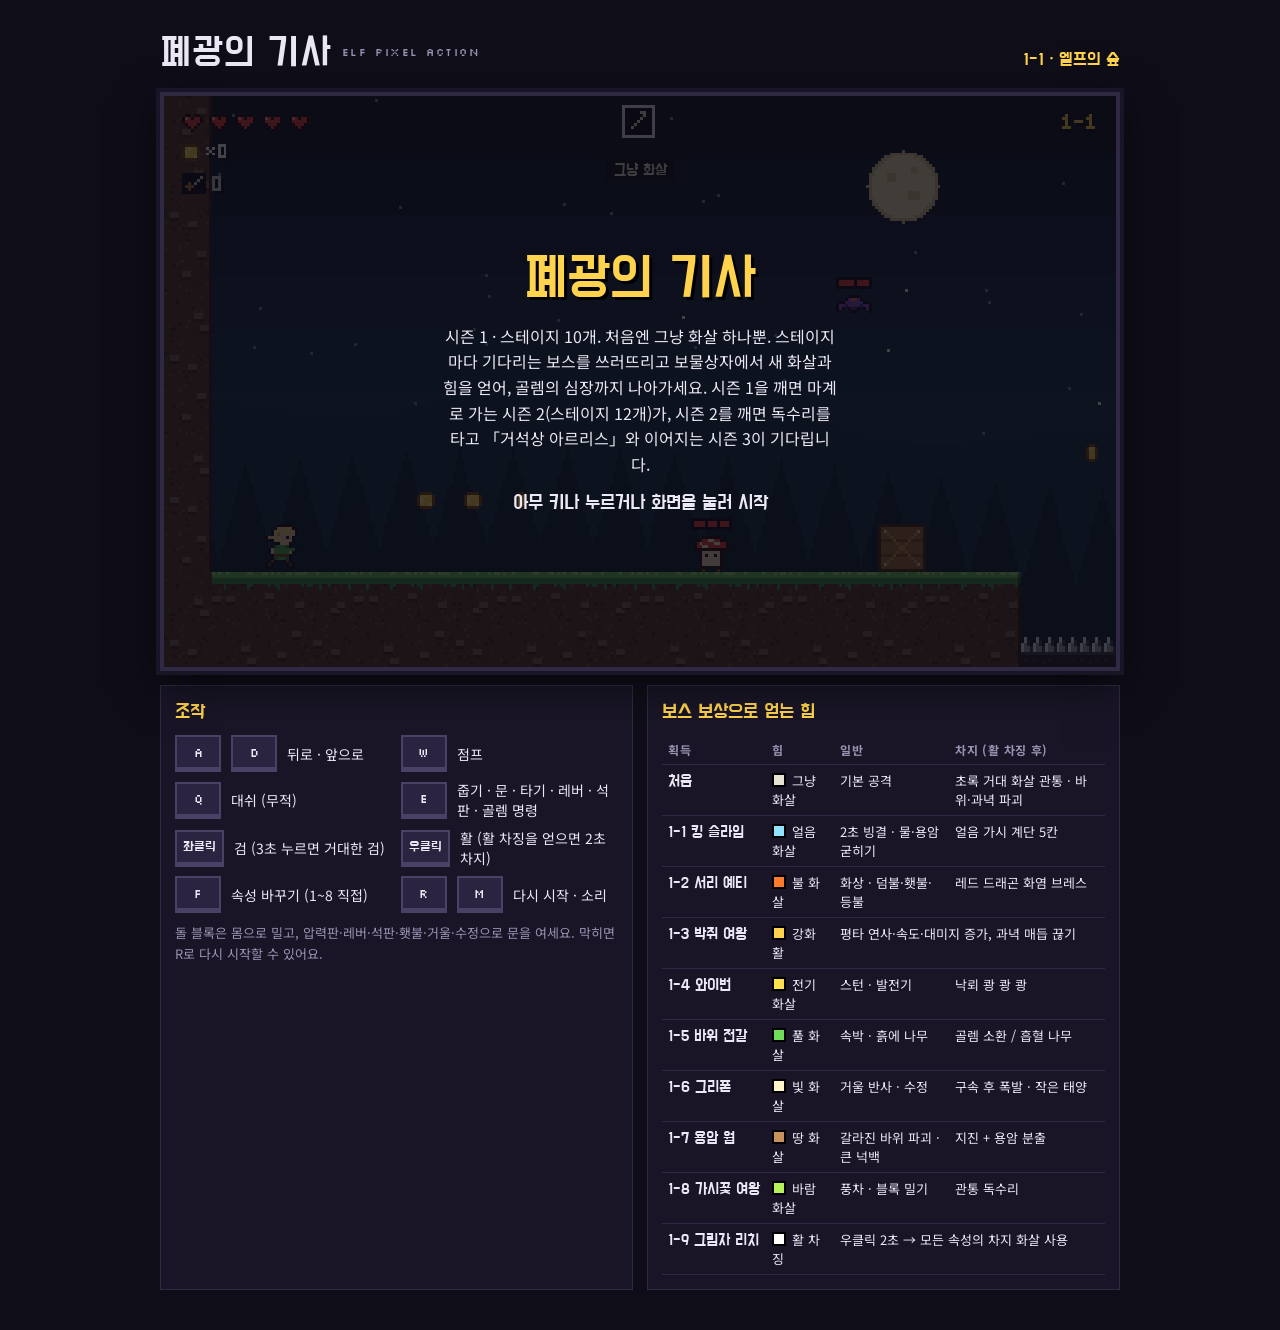
<file: index.html>
<!doctype html>
<html lang="ko">
<head>
<meta charset="utf-8">
<meta name="viewport" content="width=device-width, initial-scale=1, maximum-scale=1, user-scalable=no, viewport-fit=cover">
<meta name="theme-color" content="#0f0d18">
<!-- 홈 화면에 추가하면 주소창 없이 전체 화면으로 실행 -->
<meta name="mobile-web-app-capable" content="yes">
<meta name="apple-mobile-web-app-capable" content="yes">
<meta name="apple-mobile-web-app-status-bar-style" content="black-translucent">
<meta name="apple-mobile-web-app-title" content="폐광의 기사">
<meta name="format-detection" content="telephone=no">
<title>폐광의 기사</title>
<link rel="preconnect" href="https://fonts.googleapis.com">
<link rel="stylesheet" href="https://fonts.googleapis.com/css2?family=Do+Hyeon&family=Noto+Sans+KR:wght@400;700&family=Silkscreen&display=swap">
<link rel="stylesheet" href="css/style.css">
<link rel="manifest" href="manifest.webmanifest">
</head>
<body>
<div class="wrap">
  <header>
    <h1>폐광의 기사<small>ELF PIXEL ACTION</small></h1>
    <div class="stage" id="stage">1-1 · 엘프의 숲</div>
  </header>

  <div class="play">
    <div class="screen" id="screen" tabindex="0" aria-label="게임 화면">
      <canvas id="game" width="320" height="192"></canvas>
      <div class="badge" id="badge">그냥 화살</div>
      <div class="overlay" id="overlay">
        <h2 id="ovTitle">폐광의 기사</h2>
        <p id="ovText">시즌 1 · 스테이지 10개. 처음엔 그냥 화살 하나뿐. 스테이지마다 기다리는 보스를 쓰러뜨리고 보물상자에서 새 화살과 힘을 얻어, 골렘의 심장까지 나아가세요. 시즌 1을 깨면 마계로 가는 시즌 2(스테이지 12개)가, 시즌 2를 깨면 독수리를 타고 「거석상 아르리스」와 이어지는 시즌 3이 기다립니다.</p>
        <p class="hint blink" id="ovHint">아무 키나 누르거나 화면을 눌러 시작</p>
        <button class="s2btn" id="s2btn" hidden>시즌 2부터 시작 (2 키)</button>
        <button class="s2btn s3btn" id="s3btn" hidden>시즌 3부터 시작 (3 키)</button>
      </div>
      <div class="toast" id="toast"></div>
      <div class="bossbar" id="bossbar" hidden><div class="bname" id="bname">고대 돌골렘</div><div class="btrack"><div class="bfill" id="bfill"></div></div></div>
    </div>
    <div class="touch" id="touch">
      <div class="pad move"><button data-k="a" aria-label="뒤로">◀</button><button data-k="d" aria-label="앞으로">▶</button></div>
      <div class="pad act">
        <button data-k="f" id="bElem">속성</button><button data-k="bow" class="hot">활</button><button data-k="atk" class="hot">검</button>
        <button data-k="e">E</button><button data-k="q">대쉬</button><button data-k="w">점프</button>
      </div>
    </div>
    <p class="rotate-tip touchOnly">휴대폰을 가로로 돌리면 화면이 더 커져요</p>
  </div>

  <div class="info">
    <div class="card">
      <h3>조작</h3>
      <div class="keys pcOnly">
        <div class="key"><kbd>A</kbd><kbd>D</kbd><span>뒤로 · 앞으로</span></div>
        <div class="key"><kbd>W</kbd><span>점프</span></div>
        <div class="key"><kbd>Q</kbd><span>대쉬 (무적)</span></div>
        <div class="key"><kbd>E</kbd><span>줍기 · 문 · 타기 · 레버 · 석판 · 골렘 명령</span></div>
        <div class="key"><kbd class="word">좌클릭</kbd><span>검 (3초 누르면 거대한 검)</span></div>
        <div class="key"><kbd class="word">우클릭</kbd><span>활 (활 차징을 얻으면 2초 차지)</span></div>
        <div class="key"><kbd>F</kbd><span>속성 바꾸기 (1~8 직접)</span></div>
        <div class="key"><kbd>R</kbd><kbd>M</kbd><span>다시 시작 · 소리</span></div>
      </div>
      <p class="note touchOnly">◀ ▶ 이동, <b>점프</b>·<b>대쉬</b>·<b>E</b>는 키보드와 같아요. <b>검</b>을 3초 누르고 떼면 거대한 검, <b>활</b>은 누른 채 끌어서 조준하고, 2초 누르고 떼면 차지 화살. <b>속성</b>으로 화살 종류를 바꿔요.</p>
      <p class="note">돌 블록은 몸으로 밀고, 압력판·레버·석판·횃불·거울·수정으로 문을 여세요. 막히면 R로 다시 시작할 수 있어요.</p>
    </div>
    <div class="card">
      <h3>보스 보상으로 얻는 힘</h3>
      <div class="tw"><table>
        <tr><th>획득</th><th>힘</th><th>일반</th><th>차지 (활 차징 후)</th></tr>
        <tr><td>처음</td><td><span class="dot" style="background:#e8e2d0"></span>그냥 화살</td><td>기본 공격</td><td>초록 거대 화살 관통 · 바위·과녁 파괴</td></tr>
        <tr><td>1-1 킹 슬라임</td><td><span class="dot" style="background:#8fe3ff"></span>얼음 화살</td><td>2초 빙결 · 물·용암 굳히기</td><td>얼음 가시 계단 5칸</td></tr>
        <tr><td>1-2 서리 예티</td><td><span class="dot" style="background:#ff7a2a"></span>불 화살</td><td>화상 · 덤불·횃불·등불</td><td>레드 드래곤 화염 브레스</td></tr>
        <tr><td>1-3 박쥐 여왕</td><td><span class="dot" style="background:#ffd34d"></span>강화 활</td><td colspan="2">평타 연사·속도·대미지 증가, 과녁 매듭 끊기</td></tr>
        <tr><td>1-4 와이번</td><td><span class="dot" style="background:#ffe14d"></span>전기 화살</td><td>스턴 · 발전기</td><td>낙뢰 쾅 쾅 쾅</td></tr>
        <tr><td>1-5 바위 전갈</td><td><span class="dot" style="background:#6fdc5a"></span>풀 화살</td><td>속박 · 흙에 나무</td><td>골렘 소환 / 흡혈 나무</td></tr>
        <tr><td>1-6 그리폰</td><td><span class="dot" style="background:#fff6c8"></span>빛 화살</td><td>거울 반사 · 수정</td><td>구속 후 폭발 · 작은 태양</td></tr>
        <tr><td>1-7 용암 웜</td><td><span class="dot" style="background:#c9925a"></span>땅 화살</td><td>갈라진 바위 파괴 · 큰 넉백</td><td>지진 + 용암 분출</td></tr>
        <tr><td>1-8 가시꽃 여왕</td><td><span class="dot" style="background:#b6f05a"></span>바람 화살</td><td>풍차 · 블록 밀기</td><td>관통 독수리</td></tr>
        <tr><td>1-9 그림자 리치</td><td><span class="dot" style="background:#ffffff"></span>활 차징</td><td colspan="2">우클릭 2초 → 모든 속성의 차지 화살 사용</td></tr>
      </table></div>
    </div>
  </div>
</div>

<!-- 불러오기·실행 에러를 오버레이에 빨간 글씨로 보여준다 (게임 화면이 멈춘 채 아무것도 안 보이지 않게) -->
<script>
function showFatal(msg){
  const ov=document.getElementById("overlay"),t=document.getElementById("ovTitle"),x=document.getElementById("ovText"),h=document.getElementById("ovHint");
  if(!ov||!x)return;
  ov.hidden=false;if(t)t.textContent="오류가 났어요";
  x.textContent=String(msg);x.style.color="#ff5a5a";
  if(h){h.textContent="새로고침해서 다시 시도해 보세요. 자세한 내용은 브라우저 콘솔(F12)에 있어요.";h.classList.remove("blink");}
}
// capture 단계로 받아야 <script> 파일을 못 불러온 경우도 잡힌다
addEventListener("error",e=>{
  const el=e.target;
  if(el&&el!==window&&el.tagName==="SCRIPT")showFatal((el.getAttribute("src")||"스크립트")+" 파일을 불러오지 못했어요. 경로를 확인하세요.");
  else showFatal((e.message||"알 수 없는 오류")+(e.filename?" ("+e.filename.split("/").pop()+":"+e.lineno+")":""));
},true);
</script>

<!-- 게임 스크립트: 순서가 중요합니다 (위에서 아래로 실행) -->
<script src="js/core/config.js"></script>
<script src="js/gfx/sprite-helpers.js"></script>
<script src="js/data/elements.js"></script>
<script src="js/gfx/characters.js"></script>
<script src="js/data/mobs.js"></script>
<script src="js/data/mobs2.js"></script>
<script src="js/gfx/creatures.js"></script>
<script src="js/gfx/tiles.js"></script>
<script src="js/data/map-helpers.js"></script>
<script src="js/data/hints.js"></script>
<script src="js/data/rooms.js"></script>
<script src="js/data/levels.js"></script>
<script src="js/data/levels2.js"></script>
<script src="js/core/state.js"></script>
<script src="js/core/input.js"></script>
<script src="js/core/audio.js"></script>
<script src="js/core/ui.js"></script>
<script src="js/world/physics.js"></script>
<script src="js/entities/particles.js"></script>
<script src="js/world/effects.js"></script>
<script src="js/world/puzzles.js"></script>
<script src="js/entities/combat.js"></script>
<script src="js/entities/arrows.js"></script>
<script src="js/entities/summons.js"></script>
<script src="js/entities/bosses.js"></script>
<script src="js/entities/bosses2.js"></script>
<script src="js/entities/interaction.js"></script>
<script src="js/entities/player.js"></script>
<script src="js/gfx/font.js"></script>
<script src="js/gfx/background.js"></script>
<script src="js/gfx/draw-world.js"></script>
<script src="js/gfx/draw-actors.js"></script>
<script src="js/gfx/draw-bosses.js"></script>
<script src="js/gfx/draw-bosses2.js"></script>
<script src="js/gfx/draw-summons.js"></script>
<script src="js/gfx/lighting.js"></script>
<script src="js/gfx/renderer.js"></script>
<script src="js/gfx/ending.js"></script>
<script src="js/gfx/ending2.js"></script>
<script src="js/gfx/season3.js"></script>
<script src="js/main.js"></script>
</body>
</html>
</file>
<file: css/style.css>
/* 폐광의 기사 — 페이지 스타일 (다크 테마, 반응형, 터치 버튼) */
:root{
  /* layout: one centered play column — title bar, framed pixel screen, controls + element guide; on phones the pads flank or follow the screen */
  --bg:#0f0d18; --panel:#191526; --line:#2f2944; --fg:#ece7f5; --muted:#9a92b2; --gold:#ffd34d; --cap:#2a2440; --capEdge:#4a4266;
  --display:"Do Hyeon","Noto Sans KR",system-ui,sans-serif;
  --body:"Noto Sans KR",system-ui,sans-serif;
  --pixel:"Silkscreen",ui-monospace,monospace;
  color-scheme:dark;
}
html,body{background:var(--bg);color:var(--fg)}
/* iOS는 확대 금지 설정을 무시하므로 두 번 탭 확대·당겨서 새로고침을 CSS로 막는다 */
html{touch-action:manipulation;overscroll-behavior:none;-webkit-text-size-adjust:100%;text-size-adjust:100%}
.rotate-tip{margin:0;text-align:center;color:var(--muted);font-size:13px}
[hidden]{display:none!important}
body{font-family:var(--body);padding-left:max(16px,env(safe-area-inset-left,0px));padding-right:max(16px,env(safe-area-inset-right,0px));padding-block:20px 32px;touch-action:manipulation}
.wrap{max-width:960px;margin:0 auto;display:flex;flex-direction:column;gap:14px}
header{display:flex;align-items:baseline;justify-content:space-between;gap:8px 16px;flex-wrap:wrap}
h1{font-family:var(--display);font-weight:400;font-size:clamp(28px,5vw,40px);margin:0;letter-spacing:.02em;text-wrap:balance}
h1 small{font-family:var(--pixel);font-size:11px;color:var(--muted);letter-spacing:.14em;margin-left:10px;vertical-align:middle}
.stage{font-family:var(--display);font-size:18px;color:var(--gold)}
.play{display:grid;gap:12px}
.screen{position:relative;border:4px solid var(--line);box-shadow:0 0 0 4px var(--panel),0 14px 40px rgba(0,0,0,.55);background:#000;cursor:crosshair;touch-action:none;user-select:none;-webkit-user-select:none;-webkit-touch-callout:none}
.screen:focus-visible{outline:3px solid var(--gold);outline-offset:6px}
canvas{display:block;width:100%;height:auto;aspect-ratio:320/192;image-rendering:pixelated;image-rendering:crisp-edges}
.overlay{position:absolute;inset:0;display:flex;flex-direction:column;align-items:center;justify-content:center;gap:10px;background:rgba(10,8,18,.76);text-align:center;padding:16px;cursor:pointer}
.overlay h2{font-family:var(--display);font-weight:400;font-size:clamp(28px,7vw,56px);margin:0;color:var(--gold);text-wrap:balance;text-shadow:3px 3px 0 #000}
.overlay p{margin:0;font-size:clamp(13px,2vw,16px);line-height:1.6;max-width:44ch}
.overlay .hint{font-family:var(--display);font-size:clamp(15px,2.4vw,20px)}
.blink{animation:blink 1.1s steps(2,jump-none) infinite}
@keyframes blink{50%{opacity:.25}}
.toast{position:absolute;left:50%;bottom:7%;transform:translateX(-50%);background:var(--panel);border:2px solid var(--gold);padding:5px 14px;font-family:var(--display);font-size:clamp(12px,2.2vw,19px);white-space:nowrap;pointer-events:none;opacity:0;transition:opacity .2s;max-width:94%;overflow:hidden;text-overflow:ellipsis}
.bossbar{position:absolute;left:18%;right:18%;bottom:3%;display:flex;flex-direction:column;gap:2px;pointer-events:none}
.bname{font-family:var(--display);font-size:clamp(11px,1.9vw,16px);color:#9affb0;text-shadow:2px 2px 0 #000;text-align:center}
.btrack{height:clamp(5px,1.1vw,9px);background:#120f1c;border:2px solid #000;box-shadow:0 0 0 1px #4a4458}
.bfill{height:100%;width:100%;background:#d6423a;transition:width .15s}
.bfill.open{background:#3aff7a}
.screen.bossfight .toast{bottom:15%}
.s2btn{font-family:var(--display);font-size:clamp(13px,2vw,17px);padding:6px 16px;border:2px solid #ff5a5a;background:#2a0a12;color:#ffd0d0;cursor:pointer}
.s2btn:hover{background:#4a0e1e}
.s3btn{border-color:#b6f05a;background:#122a0a;color:#e2ffa8;margin-top:6px}
.s3btn:hover{background:#1e4210}
.endtxt{position:absolute;left:0;right:0;transform:translateY(-50%);text-align:center;font-family:var(--display);white-space:nowrap;pointer-events:none;text-shadow:1px 1px 0 #120f1c,0 0 6px rgba(0,0,0,.6)}
.badge{position:absolute;top:11%;left:50%;transform:translateX(-50%);font-family:var(--display);font-size:clamp(11px,1.8vw,16px);padding:1px 8px;background:rgba(18,15,28,.7);pointer-events:none;white-space:nowrap}
.info{display:grid;grid-template-columns:repeat(auto-fit,minmax(min(100%,380px),1fr));gap:14px}
.card{background:var(--panel);border:1px solid var(--line);padding:14px;display:flex;flex-direction:column;gap:10px;min-width:0}
.card h3{margin:0;font-family:var(--display);font-weight:400;font-size:20px;color:var(--gold)}
.keys{display:grid;grid-template-columns:repeat(auto-fill,minmax(170px,1fr));gap:8px}
.key{display:flex;align-items:center;gap:10px;min-width:0}
kbd{font-family:var(--pixel);font-size:12px;min-width:30px;height:30px;padding:0 6px;display:grid;place-items:center;background:var(--cap);border:2px solid var(--capEdge);border-bottom-width:5px;color:var(--fg);flex:none;white-space:nowrap}
kbd.word{font-family:var(--display);font-size:14px}
.key span{font-size:14px}
table{width:100%;border-collapse:collapse;font-size:13px}
th,td{text-align:left;padding:6px 6px;border-bottom:1px solid var(--line);vertical-align:top}
th{font-weight:700;color:var(--muted);font-size:12px;letter-spacing:.06em}
td:first-child{white-space:nowrap;font-family:var(--display);font-size:16px}
.dot{display:inline-block;width:10px;height:10px;margin-right:6px;border:2px solid #000;vertical-align:-1px}
.tw{overflow-x:auto}
.note{margin:0;color:var(--muted);font-size:13px;line-height:1.6}
.touch{display:none}
.pad{display:grid;gap:8px;user-select:none;-webkit-user-select:none}
.pad.move{grid-template-columns:repeat(2,64px);align-content:end}
.pad.act{grid-template-columns:repeat(3,60px)}
.touch button{height:60px;font-family:var(--display);font-size:17px;color:var(--fg);background:var(--cap);border:2px solid var(--capEdge);border-bottom-width:6px;touch-action:none;-webkit-touch-callout:none;padding:0}
.pad.move button{height:72px;font-size:22px}
.touch button.on{background:var(--capEdge);border-bottom-width:2px}
.touch button.hot{color:var(--gold)}
#bElem{font-size:15px}
@media (hover:none) and (pointer:coarse){
  .touch{display:flex;justify-content:space-between;align-items:flex-end;gap:12px}
  .pcOnly{display:none}
}
@media (hover:hover),(pointer:fine){.touchOnly{display:none}}
@media (hover:none) and (pointer:coarse) and (orientation:landscape) and (max-height:560px){
  /* 기본 margin 8px 때문에 가로 화면이 몇 px 넘쳐 스크롤되던 것 수정 */
  body{padding-block:6px;margin:0}
  .rotate-tip{display:none}
  header,.info{display:none}
  .wrap{max-width:none}
  .play{grid-template-columns:auto minmax(0,1fr) auto;align-items:center;gap:10px}
  .touch{display:contents}
  .pad.move{grid-column:1;grid-row:1;grid-template-columns:repeat(2,54px)}
  .screen{grid-column:2;grid-row:1;justify-self:center;width:min(100%,calc((100dvh - 28px) * 320 / 192))}
  .pad.act{grid-column:3;grid-row:1;grid-template-columns:repeat(2,54px)}
  .touch button{height:50px;font-size:15px}
  .pad.move button{height:64px}
}
@media (prefers-reduced-motion:reduce){.blink{animation:none}.toast{transition:none}}
</file>
